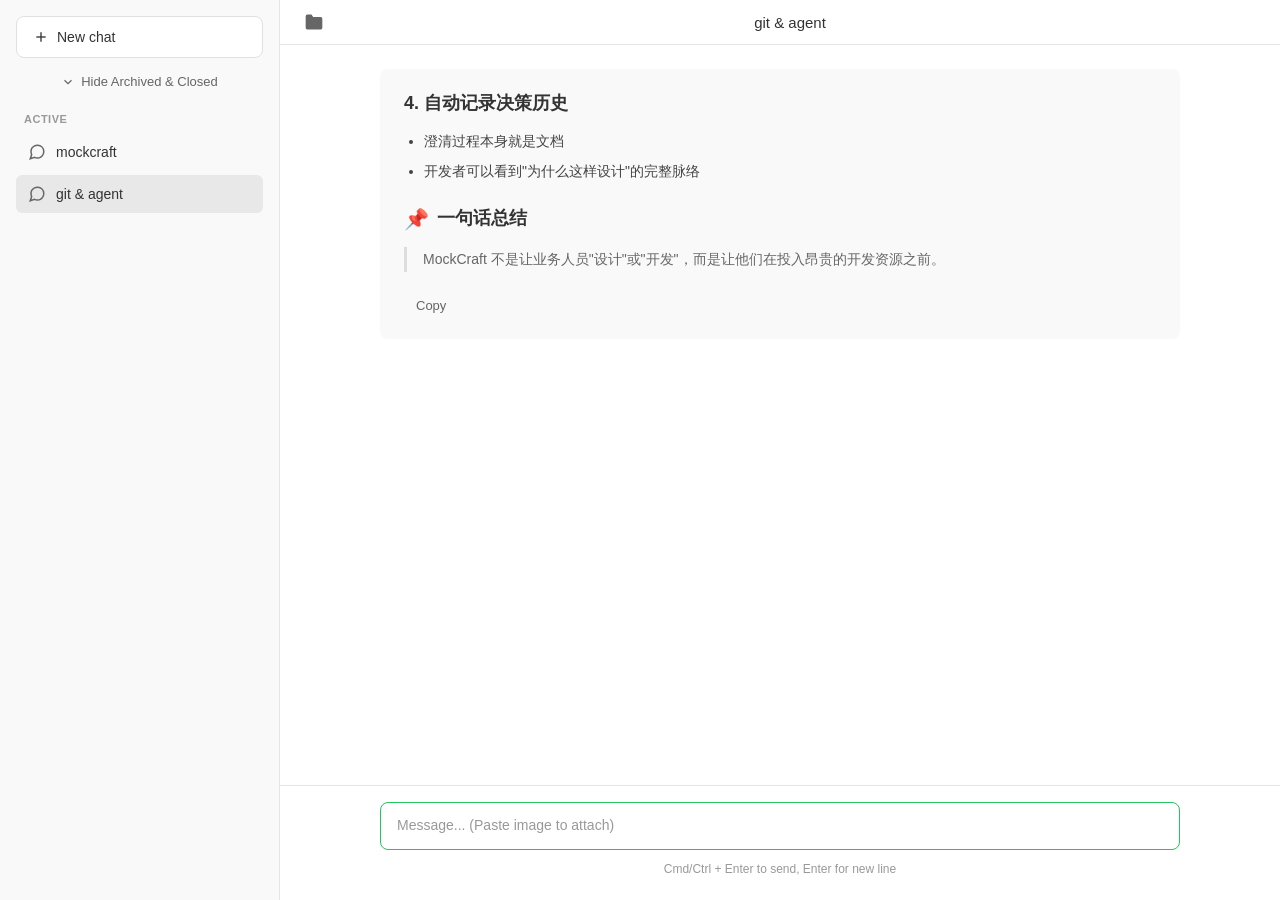
<file: chat-ui.html>
<!DOCTYPE html>
<html lang="zh-CN">
<head>
    <meta charset="UTF-8">
    <meta name="viewport" content="width=device-width, initial-scale=1.0">
    <title>Chat UI</title>
    <style>
        * {
            margin: 0;
            padding: 0;
            box-sizing: border-box;
        }

        body {
            font-family: -apple-system, BlinkMacSystemFont, "Segoe UI", Roboto, "Helvetica Neue", Arial, sans-serif;
            background: #fff;
            color: #333;
            height: 100vh;
            overflow: hidden;
        }

        .container {
            display: flex;
            height: 100vh;
        }

        /* 左侧边栏 */
        .sidebar {
            width: 280px;
            background: #f9f9f9;
            border-right: 1px solid #e5e5e5;
            display: flex;
            flex-direction: column;
            padding: 16px;
        }

        .new-chat-btn {
            display: flex;
            align-items: center;
            gap: 8px;
            padding: 12px 16px;
            background: #fff;
            border: 1px solid #e0e0e0;
            border-radius: 8px;
            cursor: pointer;
            font-size: 14px;
            color: #333;
            margin-bottom: 8px;
            transition: background 0.2s;
        }

        .new-chat-btn:hover {
            background: #f5f5f5;
        }

        .new-chat-btn svg {
            width: 16px;
            height: 16px;
        }

        .hide-archived {
            display: flex;
            align-items: center;
            justify-content: center;
            gap: 6px;
            padding: 8px;
            font-size: 13px;
            color: #666;
            cursor: pointer;
            margin-bottom: 16px;
        }

        .hide-archived svg {
            width: 14px;
            height: 14px;
        }

        .section-label {
            font-size: 11px;
            font-weight: 600;
            color: #999;
            text-transform: uppercase;
            letter-spacing: 0.5px;
            margin-bottom: 8px;
            padding-left: 8px;
        }

        .chat-list {
            display: flex;
            flex-direction: column;
            gap: 4px;
        }

        .chat-item {
            display: flex;
            align-items: center;
            gap: 10px;
            padding: 10px 12px;
            border-radius: 6px;
            cursor: pointer;
            transition: background 0.2s;
        }

        .chat-item:hover {
            background: #f0f0f0;
        }

        .chat-item.active {
            background: #e8e8e8;
        }

        .chat-item svg {
            width: 18px;
            height: 18px;
            color: #666;
            flex-shrink: 0;
        }

        .chat-item span {
            font-size: 14px;
            color: #333;
            white-space: nowrap;
            overflow: hidden;
            text-overflow: ellipsis;
        }

        /* 右侧主区域 */
        .main {
            flex: 1;
            display: flex;
            flex-direction: column;
            background: #fff;
        }

        /* 顶部标题栏 */
        .header {
            display: flex;
            align-items: center;
            justify-content: space-between;
            padding: 12px 24px;
            border-bottom: 1px solid #e5e5e5;
        }

        .header-left {
            display: flex;
            align-items: center;
            gap: 8px;
        }

        .folder-icon {
            width: 20px;
            height: 20px;
            color: #666;
        }

        .header-title {
            font-size: 15px;
            font-weight: 500;
            color: #333;
        }

        /* 消息区域 */
        .messages {
            flex: 1;
            overflow-y: auto;
            padding: 24px;
            display: flex;
            flex-direction: column;
            gap: 16px;
        }

        .message {
            max-width: 800px;
            margin: 0 auto;
            width: 100%;
        }

        .message-content {
            background: #f9f9f9;
            padding: 20px 24px;
            border-radius: 8px;
            line-height: 1.6;
        }

        .message-content h3 {
            font-size: 18px;
            font-weight: 600;
            color: #333;
            margin-bottom: 12px;
        }

        .message-content ul {
            list-style: disc;
            padding-left: 20px;
            margin-bottom: 16px;
        }

        .message-content li {
            margin-bottom: 8px;
            color: #444;
            font-size: 14px;
        }

        .message-content .summary-title {
            display: flex;
            align-items: center;
            gap: 8px;
            font-size: 18px;
            font-weight: 600;
            color: #333;
            margin: 20px 0 12px;
        }

        .message-content .summary-title .pin {
            font-size: 20px;
        }

        .message-content blockquote {
            border-left: 3px solid #ddd;
            padding-left: 16px;
            margin: 12px 0;
            color: #666;
            font-size: 14px;
            line-height: 1.8;
        }

        .copy-btn {
            display: inline-flex;
            align-items: center;
            gap: 4px;
            padding: 6px 12px;
            background: transparent;
            border: none;
            color: #666;
            font-size: 13px;
            cursor: pointer;
            margin-top: 8px;
            border-radius: 4px;
            transition: background 0.2s;
        }

        .copy-btn:hover {
            background: #f0f0f0;
        }

        /* 输入区域 */
        .input-area {
            padding: 16px 24px 24px;
            border-top: 1px solid #e5e5e5;
        }

        .input-container {
            max-width: 800px;
            margin: 0 auto;
            position: relative;
        }

        .message-input {
            width: 100%;
            padding: 14px 16px;
            border: 1px solid #22c55e;
            border-radius: 8px;
            font-size: 14px;
            outline: none;
            resize: none;
            min-height: 48px;
            font-family: inherit;
        }

        .message-input::placeholder {
            color: #999;
        }

        .input-hint {
            text-align: center;
            margin-top: 8px;
            font-size: 12px;
            color: #999;
        }

        /* 滚动条样式 */
        ::-webkit-scrollbar {
            width: 8px;
        }

        ::-webkit-scrollbar-track {
            background: transparent;
        }

        ::-webkit-scrollbar-thumb {
            background: #ddd;
            border-radius: 4px;
        }

        ::-webkit-scrollbar-thumb:hover {
            background: #ccc;
        }
    </style>
</head>
<body>
    <div class="container">
        <!-- 左侧边栏 -->
        <aside class="sidebar">
            <button class="new-chat-btn">
                <svg viewBox="0 0 24 24" fill="none" stroke="currentColor" stroke-width="2">
                    <line x1="12" y1="5" x2="12" y2="19"></line>
                    <line x1="5" y1="12" x2="19" y2="12"></line>
                </svg>
                New chat
            </button>
            
            <div class="hide-archived">
                <svg viewBox="0 0 24 24" fill="none" stroke="currentColor" stroke-width="2">
                    <polyline points="6 9 12 15 18 9"></polyline>
                </svg>
                Hide Archived & Closed
            </div>
            
            <div class="section-label">Active</div>
            
            <div class="chat-list">
                <div class="chat-item">
                    <svg viewBox="0 0 24 24" fill="none" stroke="currentColor" stroke-width="2">
                        <path d="M21 11.5a8.38 8.38 0 0 1-.9 3.8 8.5 8.5 0 0 1-7.6 4.7 8.38 8.38 0 0 1-3.8-.9L3 21l1.9-5.7a8.38 8.38 0 0 1-.9-3.8 8.5 8.5 0 0 1 4.7-7.6 8.38 8.38 0 0 1 3.8-.9h.5a8.48 8.48 0 0 1 8 8v.5z"></path>
                    </svg>
                    <span>mockcraft</span>
                </div>
                <div class="chat-item active">
                    <svg viewBox="0 0 24 24" fill="none" stroke="currentColor" stroke-width="2">
                        <path d="M21 11.5a8.38 8.38 0 0 1-.9 3.8 8.5 8.5 0 0 1-7.6 4.7 8.38 8.38 0 0 1-3.8-.9L3 21l1.9-5.7a8.38 8.38 0 0 1-.9-3.8 8.5 8.5 0 0 1 4.7-7.6 8.38 8.38 0 0 1 3.8-.9h.5a8.48 8.48 0 0 1 8 8v.5z"></path>
                    </svg>
                    <span>git & agent</span>
                </div>
            </div>
        </aside>

        <!-- 右侧主区域 -->
        <main class="main">
            <!-- 顶部标题栏 -->
            <header class="header">
                <div class="header-left">
                    <svg class="folder-icon" viewBox="0 0 24 24" fill="currentColor">
                        <path d="M22 19a2 2 0 0 1-2 2H4a2 2 0 0 1-2-2V5a2 2 0 0 1 2-2h5l2 3h9a2 2 0 0 1 2 2z"></path>
                    </svg>
                </div>
                <div class="header-title">git & agent</div>
                <div></div>
            </header>

            <!-- 消息区域 -->
            <div class="messages">
                <div class="message">
                    <div class="message-content">
                        <h3>4. 自动记录决策历史</h3>
                        <ul>
                            <li>澄清过程本身就是文档</li>
                            <li>开发者可以看到"为什么这样设计"的完整脉络</li>
                        </ul>
                        
                        <div class="summary-title">
                            <span class="pin">📌</span>
                            一句话总结
                        </div>
                        
                        <blockquote>
                            MockCraft 不是让业务人员"设计"或"开发"，而是让他们在投入昂贵的开发资源之前。
                        </blockquote>
                        
                        <button class="copy-btn">
                            Copy
                        </button>
                    </div>
                </div>
            </div>

            <!-- 输入区域 -->
            <div class="input-area">
                <div class="input-container">
                    <textarea 
                        class="message-input" 
                        placeholder="Message... (Paste image to attach)"
                        rows="1"
                    ></textarea>
                    <div class="input-hint">Cmd/Ctrl + Enter to send, Enter for new line</div>
                </div>
            </div>
        </main>
    </div>

    <script>
        // 简单的输入框自动高度调整
        const textarea = document.querySelector('.message-input');
        textarea.addEventListener('input', function() {
            this.style.height = 'auto';
            this.style.height = Math.min(this.scrollHeight, 200) + 'px';
        });

        // Copy 按钮点击效果
        document.querySelector('.copy-btn').addEventListener('click', function() {
            const originalText = this.textContent;
            this.textContent = 'Copied!';
            setTimeout(() => {
                this.textContent = originalText;
            }, 1500);
        });

        // 聊天项点击切换
        document.querySelectorAll('.chat-item').forEach(item => {
            item.addEventListener('click', function() {
                document.querySelectorAll('.chat-item').forEach(i => i.classList.remove('active'));
                this.classList.add('active');
                document.querySelector('.header-title').textContent = this.querySelector('span').textContent;
            });
        });
    </script>
</body>
</html>
</file>
